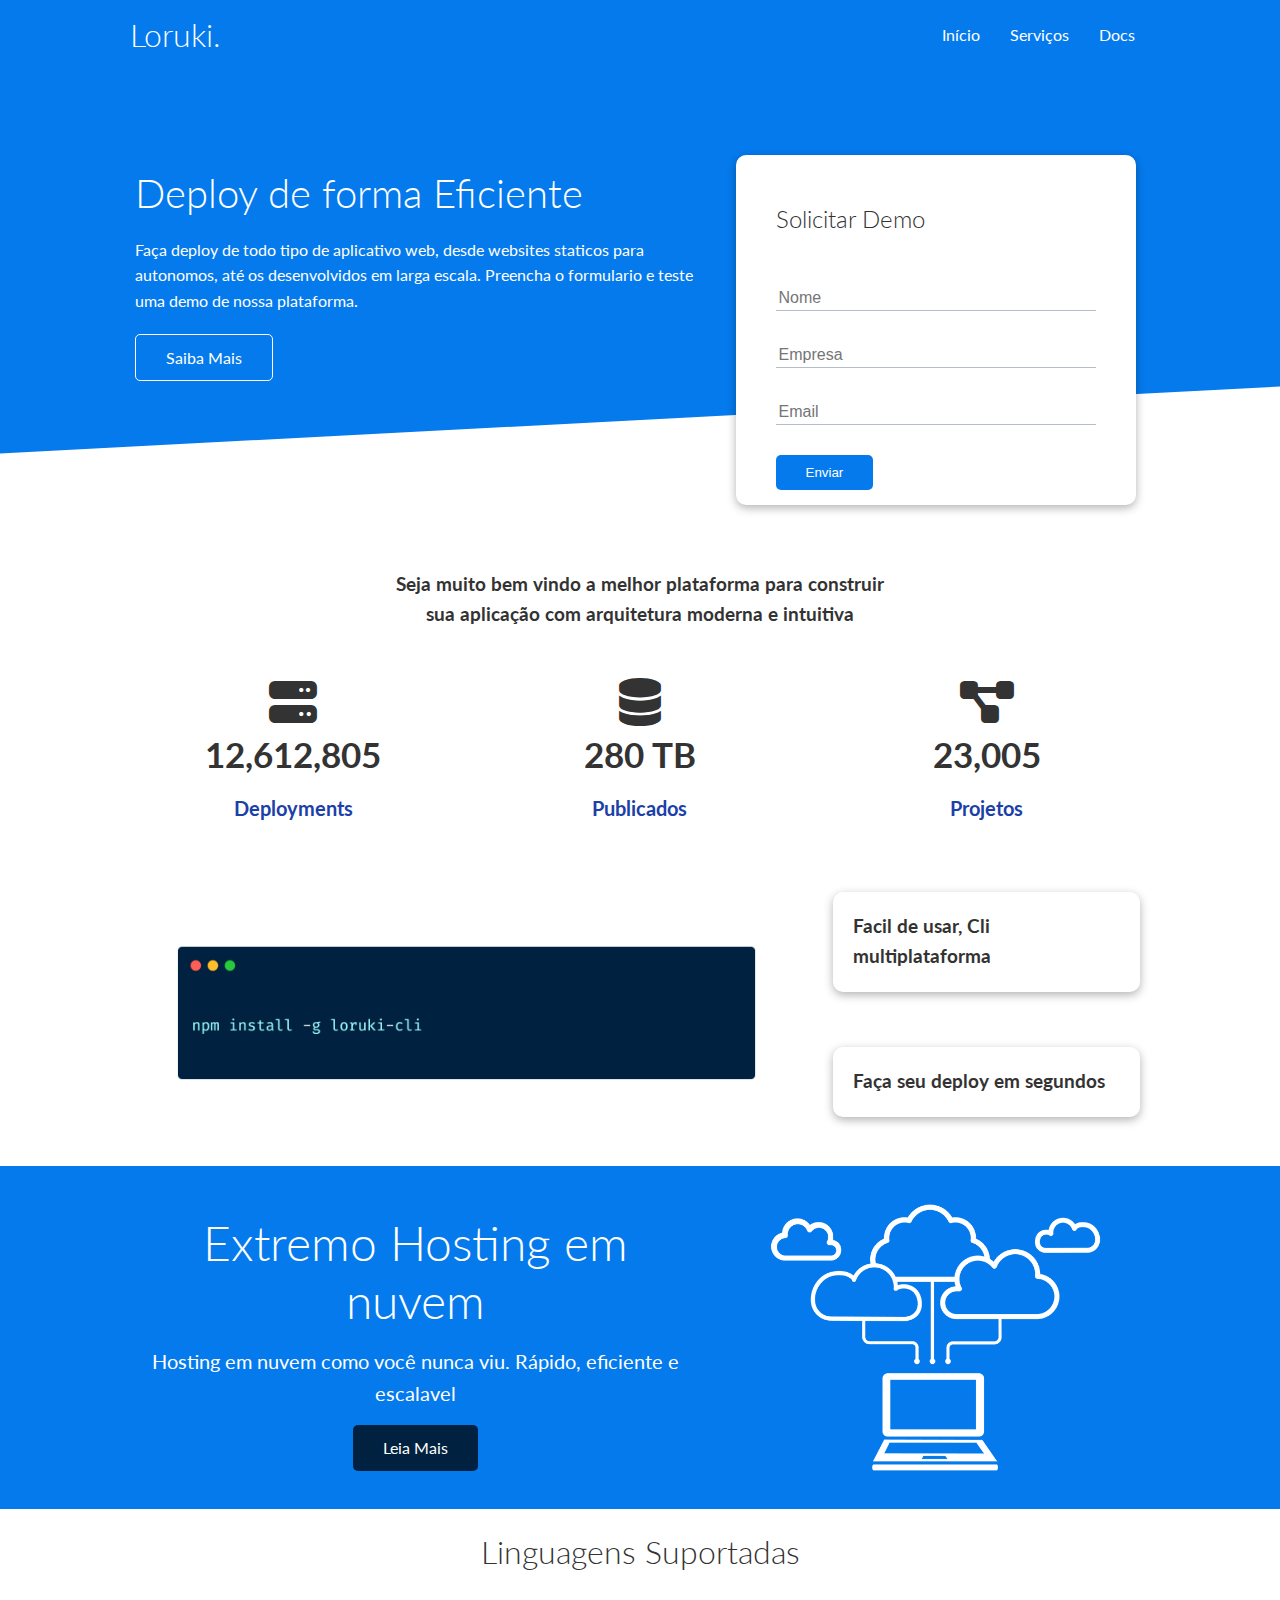
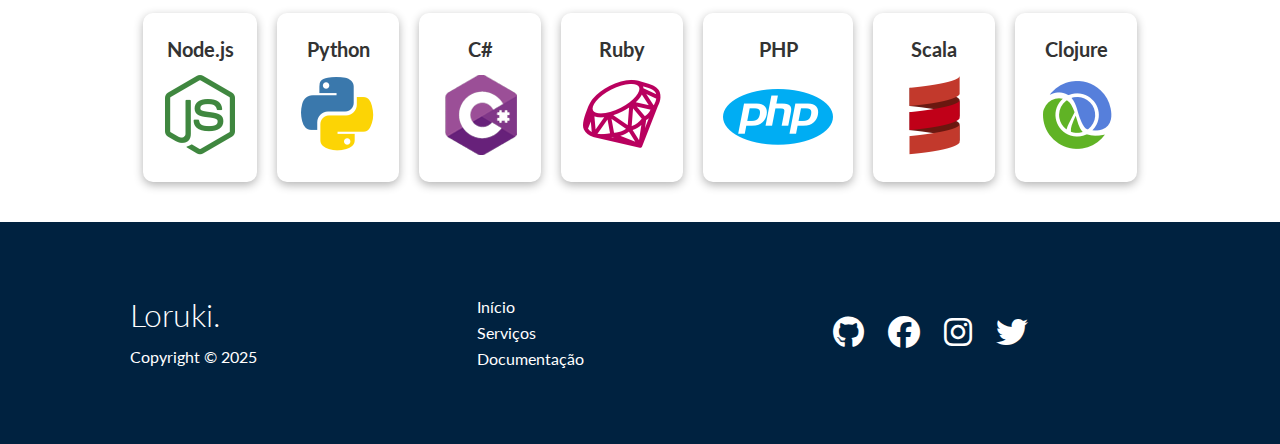
<file: index.html>
<!DOCTYPE html>
<html lang="en">
	<head>
		<meta charset="UTF-8" />
		<meta name="viewport" content="width=device-width, initial-scale=1.0" />
		<title>Loruki | Host em Nuvem para Todos</title>
		<link rel="stylesheet" href="./css/utilitarios.css" />
		<link rel="stylesheet" href="./css/style.css" />
		<link
			rel="stylesheet"
			href="https://cdnjs.cloudflare.com/ajax/libs/font-awesome/6.7.2/css/all.min.css"
			integrity="sha512-Evv84Mr4kqVGRNSgIGL/F/aIDqQb7xQ2vcrdIwxfjThSH8CSR7PBEakCr51Ck+w+/U6swU2Im1vVX0SVk9ABhg=="
			crossorigin="anonymous"
			referrerpolicy="no-referrer"
		/>
	</head>
	<body>
		<!--Navbar-->
		<div class="navbar">
			<div class="container flex">
				<h1 class="logo">Loruki.</h1>
				<nav>
					<ul>
						<li><a href="index.html">Início</a></li>
						<li><a href="servicos.html">Serviços</a></li>
						<li><a href="docs.html">Docs</a></li>
					</ul>
				</nav>
			</div>
		</div>
		<!--Showcase-->
		<section class="showcase">
			<div class="container grid">
				<div class="showcase-text">
					<h1>Deploy de forma Eficiente</h1>
					<p>
						Faça deploy de todo tipo de aplicativo web, desde
						websites staticos para autonomos, até os desenvolvidos
						em larga escala. Preencha o formulario e teste uma demo
						de nossa plataforma.
					</p>
					<a href="servico.html" class="btn btn-outline"
						>Saiba Mais</a
					>
				</div>
				<div class="showcase-form card">
					<h2>Solicitar Demo</h2>
					<form
						name="contact"
						method="POST"
						netlify-honeypot="bot-field"
						data-netlify="true"
					>
						<input type="hidden" name="form-name" value="contact" />
						<p class="hidden">
							<label
								>Don't fill this out if you're human:
								<input name="bot-field"
							/></label>
						</p>
						<div class="form-control">
							<input
								type="text"
								name="nome"
								placeholder="Nome"
								required
							/>
						</div>
						<div class="form-control">
							<input
								type="text"
								name="Empresa"
								placeholder="Empresa"
								required
							/>
						</div>
						<div class="form-control">
							<input
								type="email"
								name="email"
								placeholder="Email"
								required
							/>
						</div>
						<input
							type="submit"
							value="Enviar"
							class="btn btn-primary"
						/>
					</form>
				</div>
			</div>
		</section>
		<!-- Stats -->
		<section class="stats">
			<div class="container">
				<h3 class="stats-heading text-center my-1">
					Seja muito bem vindo a melhor plataforma para construir sua
					aplicação com arquitetura moderna e intuitiva
				</h3>
				<div class="grid grid-3 text-center my-4">
					<div>
						<i class="fas fa-server fa-3x"></i>
						<h3>12,612,805</h3>
						<p class="text-secondary">Deployments</p>
					</div>
					<div>
						<i class="fas fa-database fa-3x"></i>
						<h3>280 TB</h3>
						<p class="text-secondary">Publicados</p>
					</div>
					<div>
						<i class="fas fa-project-diagram fa-3x"></i>
						<h3>23,005</h3>
						<p class="text-secondary">Projetos</p>
					</div>
				</div>
			</div>
		</section>
		<!--CLI-->
		<section class="cli">
			<div class="container grid">
				<img src="images/cli.png" alt="" />
				<div class="card">
					<h3>Facil de usar, Cli multiplataforma</h3>
				</div>
				<div class="card">
					<h3>Faça seu deploy em segundos</h3>
				</div>
			</div>
		</section>
		<!--Cloud-->
		<section class="cloud bg-primary my-2 py-2">
			<div class="container grid">
				<div class="text-center">
					<h2 class="lg">Extremo Hosting em nuvem</h2>
					<p class="lead my-1">
						Hosting em nuvem como você nunca viu. Rápido, eficiente
						e escalavel
					</p>
					<a href="servico.html" class="btn btn-dark">Leia Mais</a>
				</div>
				<img src="images/cloud.png" alt="" />
			</div>
		</section>
		<!--Linguagens-->
		<section class="languages">
			<h2 class="md text-center my-2">Linguagens Suportadas</h2>
			<div class="container flex">
				<div class="card">
					<h4>Node.js</h4>
					<img src="images/logos/node.png" alt="" />
				</div>
				<div class="card">
					<h4>Python</h4>
					<img src="images/logos/python.png" alt="" />
				</div>
				<div class="card">
					<h4>C#</h4>
					<img src="images/logos/csharp.png" alt="" />
				</div>
				<div class="card">
					<h4>Ruby</h4>
					<img src="images/logos/ruby.png" alt="" />
				</div>
				<div class="card">
					<h4>PHP</h4>
					<img src="images/logos/php.png" alt="" />
				</div>
				<div class="card">
					<h4>Scala</h4>
					<img src="images/logos/scala.png" alt="" />
				</div>
				<div class="card">
					<h4>Clojure</h4>
					<img src="images/logos/clojure.png" alt="" />
				</div>
			</div>
		</section>
		<!--Footer-->
		<footer class="footer bg-dark py-5">
			<div class="container grid grid-3">
				<div>
					<h1>Loruki.</h1>
					<p>Copyright &copy; 2025</p>
				</div>
				<nav>
					<ul>
						<li><a href="index.html">Início</a></li>
						<li><a href="servicos.html">Serviços</a></li>
						<li><a href="docs.html">Documentação</a></li>
					</ul>
				</nav>
				<div class="social">
					<a href="#" class="fab fa-github fa-2x"></a>
					<a href="#" class="fab fa-facebook fa-2x"></a>
					<a href="#" class="fab fa-instagram fa-2x"></a>
					<a href="#" class="fab fa-twitter fa-2x"></a>
				</div>
			</div>
		</footer>
	</body>
</html>
</file>
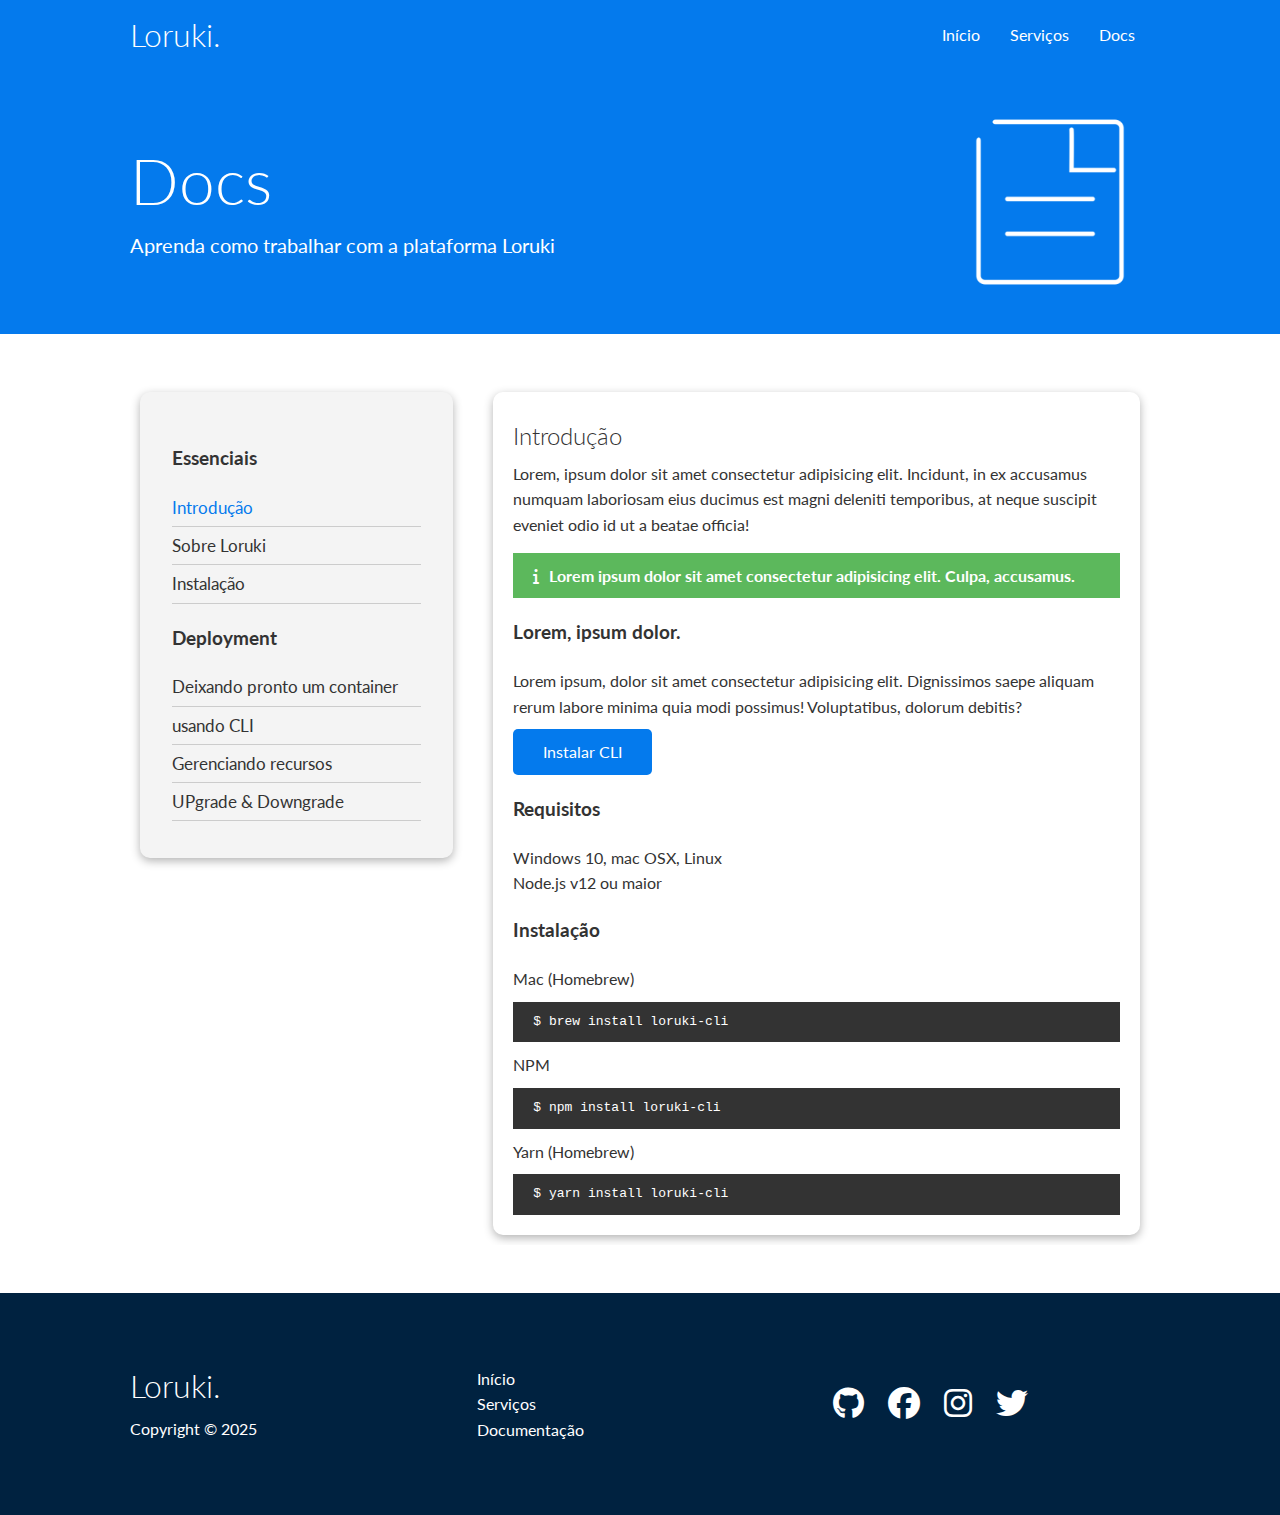
<file: docs.html>
<!DOCTYPE html>
<html lang="en">
	<head>
		<meta charset="UTF-8" />
		<meta name="viewport" content="width=device-width, initial-scale=1.0" />
		<title>Loruki | Host em Nuvem para Todos</title>
		<link rel="stylesheet" href="./css/utilitarios.css" />
		<link rel="stylesheet" href="./css/style.css" />
		<link
			rel="stylesheet"
			href="https://cdnjs.cloudflare.com/ajax/libs/font-awesome/6.7.2/css/all.min.css"
			integrity="sha512-Evv84Mr4kqVGRNSgIGL/F/aIDqQb7xQ2vcrdIwxfjThSH8CSR7PBEakCr51Ck+w+/U6swU2Im1vVX0SVk9ABhg=="
			crossorigin="anonymous"
			referrerpolicy="no-referrer"
		/>
	</head>
	<body>
		<!--Navbar-->
		<div class="navbar">
			<div class="container flex">
				<h1 class="logo">Loruki.</h1>
				<nav>
					<ul>
						<li><a href="index.html">Início</a></li>
						<li><a href="servicos.html">Serviços</a></li>
						<li><a href="docs.html">Docs</a></li>
					</ul>
				</nav>
			</div>
		</div>
		<!--Docs-Head-->
		<section class="docs-head bg-primary py-3">
			<div class="container grid">
				<div>
					<h1 class="xl">Docs</h1>
					<p class="lead">
						Aprenda como trabalhar com a plataforma Loruki
					</p>
				</div>
				<img src="images/docs.png" alt="" />
			</div>
		</section>

		<!-- Docs Main-->
		<section class="docs-main my-4">
			<div class="container grid">
				<div class="card bg-light p-3">
					<h3 class="my-2">Essenciais</h3>
					<nav>
						<ul>
							<li>
								<a href="#" class="text-primary">Introdução</a>
							</li>
							<li><a href="#">Sobre Loruki</a></li>
							<li><a href="#">Instalação</a></li>
						</ul>
					</nav>
					<h3 class="my-2">Deployment</h3>
					<nav>
						<ul>
							<li>
								<a href="#">Deixando pronto um container</a>
							</li>
							<li><a href="#">usando CLI</a></li>
							<li><a href="#">Gerenciando recursos</a></li>
							<li><a href="#">UPgrade & Downgrade</a></li>
						</ul>
					</nav>
				</div>
				<div class="card">
					<h2>Introdução</h2>
					<p>
						Lorem, ipsum dolor sit amet consectetur adipisicing
						elit. Incidunt, in ex accusamus numquam laboriosam eius
						ducimus est magni deleniti temporibus, at neque suscipit
						eveniet odio id ut a beatae officia!
					</p>
					<div class="alert alert-success">
						<i class="fas fa-info"></i>Lorem ipsum dolor sit amet
						consectetur adipisicing elit. Culpa, accusamus.
					</div>
					<h3>Lorem, ipsum dolor.</h3>
					<p>
						Lorem ipsum, dolor sit amet consectetur adipisicing
						elit. Dignissimos saepe aliquam rerum labore minima quia
						modi possimus! Voluptatibus, dolorum debitis?
					</p>
					<a href="#" class="btn btn-primary">Instalar CLI</a>
					<h3>Requisitos</h3>
					<ul>
						<li>Windows 10, mac OSX, Linux</li>
						<li>Node.js v12 ou maior</li>
					</ul>
					<h3>Instalação</h3>
					<p>Mac (Homebrew)</p>
					<pre><code>$ brew install loruki-cli</code></pre>
					<p>NPM</p>
					<pre><code>$ npm install loruki-cli</code></pre>
					<p>Yarn (Homebrew)</p>
					<pre><code>$ yarn install loruki-cli</code></pre>
				</div>
			</div>
		</section>

		<!--Footer-->
		<footer class="footer bg-dark py-5">
			<div class="container grid grid-3">
				<div>
					<h1>Loruki.</h1>
					<p>Copyright &copy; 2025</p>
				</div>
				<nav>
					<ul>
						<li><a href="index.html">Início</a></li>
						<li><a href="servicos.html">Serviços</a></li>
						<li><a href="docs.html">Documentação</a></li>
					</ul>
				</nav>
				<div class="social">
					<a href="#" class="fab fa-github fa-2x"></a>
					<a href="#" class="fab fa-facebook fa-2x"></a>
					<a href="#" class="fab fa-instagram fa-2x"></a>
					<a href="#" class="fab fa-twitter fa-2x"></a>
				</div>
			</div>
		</footer>
	</body>
</html>
</file>
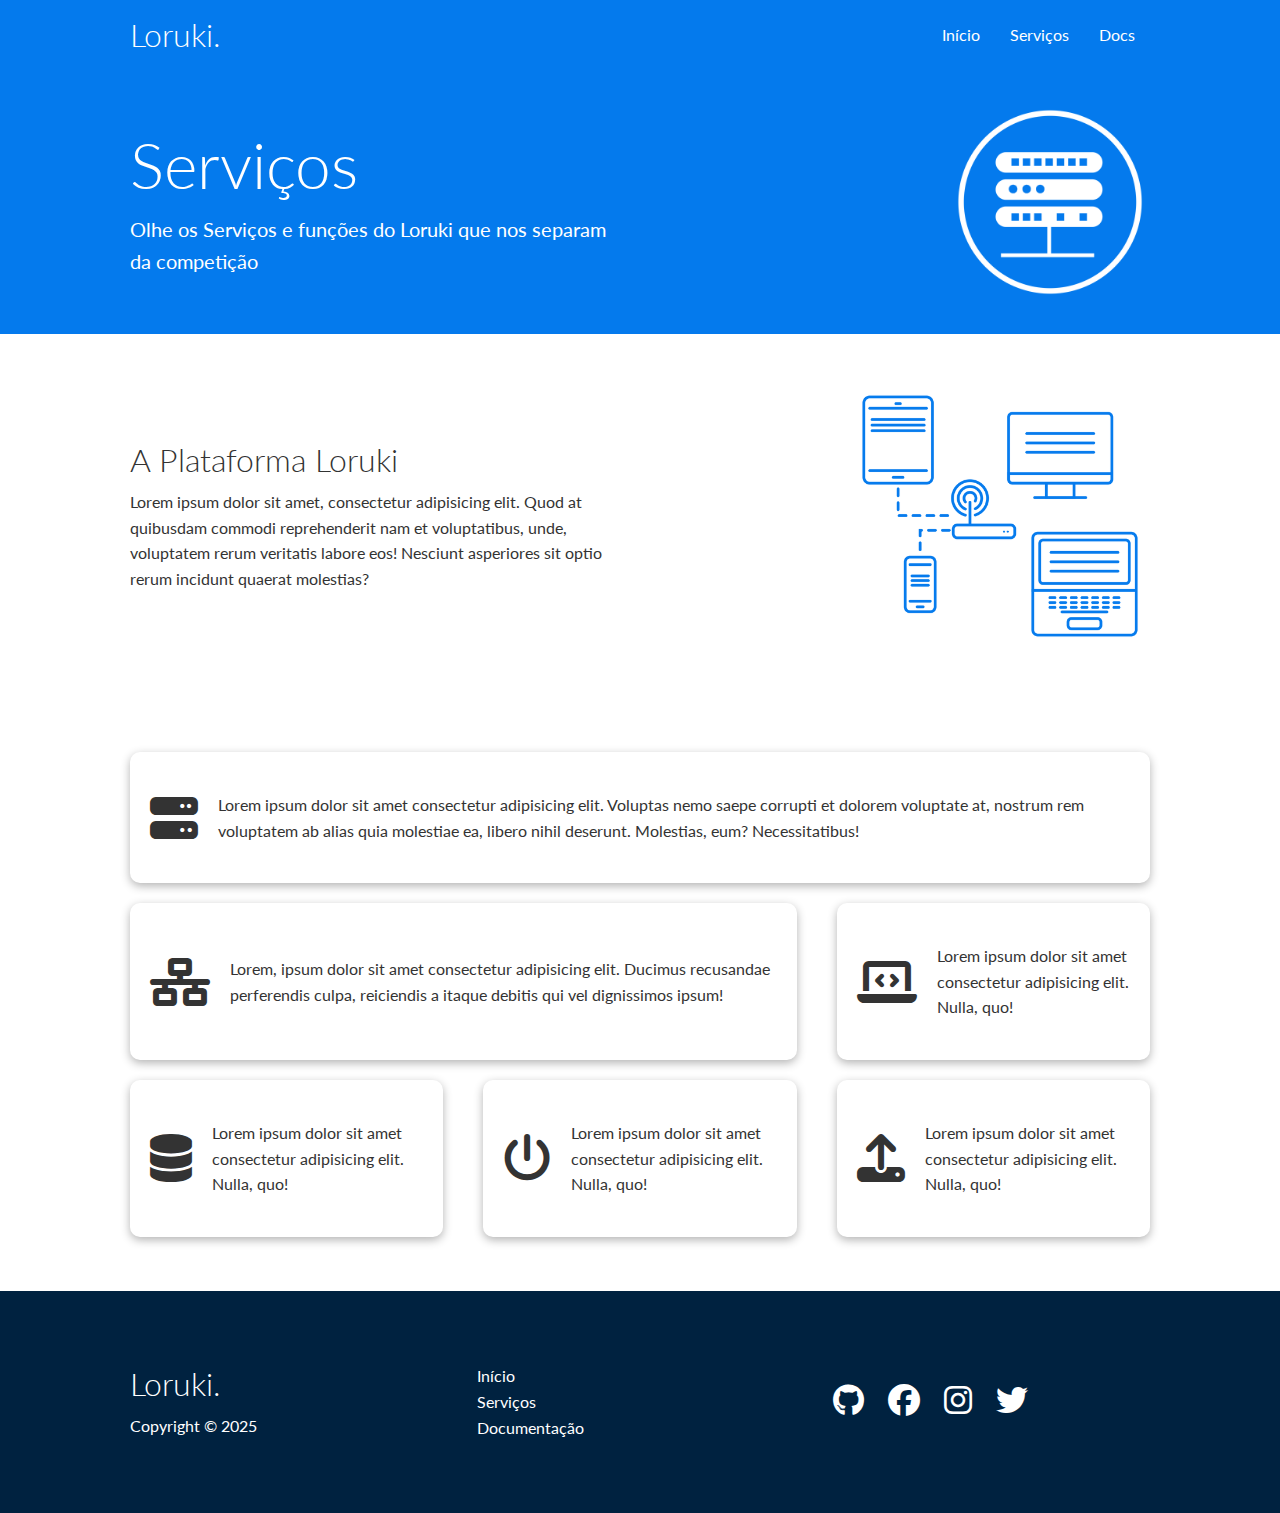
<file: servicos.html>
<!DOCTYPE html>
<html lang="en">
	<head>
		<meta charset="UTF-8" />
		<meta name="viewport" content="width=device-width, initial-scale=1.0" />
		<title>Loruki | Host em Nuvem para Todos</title>
		<link rel="stylesheet" href="./css/utilitarios.css" />
		<link rel="stylesheet" href="./css/style.css" />
		<link
			rel="stylesheet"
			href="https://cdnjs.cloudflare.com/ajax/libs/font-awesome/6.7.2/css/all.min.css"
			integrity="sha512-Evv84Mr4kqVGRNSgIGL/F/aIDqQb7xQ2vcrdIwxfjThSH8CSR7PBEakCr51Ck+w+/U6swU2Im1vVX0SVk9ABhg=="
			crossorigin="anonymous"
			referrerpolicy="no-referrer"
		/>
	</head>
	<body>
		<!--Navbar-->
		<div class="navbar">
			<div class="container flex">
				<h1 class="logo">Loruki.</h1>
				<nav>
					<ul>
						<li><a href="index.html">Início</a></li>
						<li><a href="servicos.html">Serviços</a></li>
						<li><a href="docs.html">Docs</a></li>
					</ul>
				</nav>
			</div>
		</div>

		<!--Head-->
		<section class="features-head bg-primary py-3">
			<div class="container grid">
				<div>
					<h1 class="xl">Serviços</h1>
					<p class="lead">
						Olhe os Serviços e funções do Loruki que nos separam da
						competição
					</p>
				</div>
				<img src="images/server.png" alt="" />
			</div>
		</section>

		<!--Sub-head-->
		<section class="features-sub-head bg-ligth py-3">
			<div class="container grid">
				<div>
					<h1 class="md">A Plataforma Loruki</h1>
					<p>
						Lorem ipsum dolor sit amet, consectetur adipisicing
						elit. Quod at quibusdam commodi reprehenderit nam et
						voluptatibus, unde, voluptatem rerum veritatis labore
						eos! Nesciunt asperiores sit optio rerum incidunt
						quaerat molestias?
					</p>
				</div>
				<img src="images/server2.png" alt="" />
			</div>
		</section>

		<!--Features-main-->
		<section class="features-main my-2">
			<div class="container grid grid-3">
				<div class="card flex">
					<i class="fas fa-server fa-3x"></i>
					<p>
						Lorem ipsum dolor sit amet consectetur adipisicing elit.
						Voluptas nemo saepe corrupti et dolorem voluptate at,
						nostrum rem voluptatem ab alias quia molestiae ea,
						libero nihil deserunt. Molestias, eum? Necessitatibus!
					</p>
				</div>
				<div class="card flex">
					<i class="fas fa-network-wired fa-3x"></i>
					<p>
						Lorem, ipsum dolor sit amet consectetur adipisicing
						elit. Ducimus recusandae perferendis culpa, reiciendis a
						itaque debitis qui vel dignissimos ipsum!
					</p>
				</div>
				<div class="card flex">
					<i class="fas fa-laptop-code fa-3x"></i>
					<p>
						Lorem ipsum dolor sit amet consectetur adipisicing elit.
						Nulla, quo!
					</p>
				</div>
				<div class="card flex">
					<i class="fas fa-database fa-3x"></i>
					<p>
						Lorem ipsum dolor sit amet consectetur adipisicing elit.
						Nulla, quo!
					</p>
				</div>
				<div class="card flex">
					<i class="fas fa-power-off fa-3x"></i>
					<p>
						Lorem ipsum dolor sit amet consectetur adipisicing elit.
						Nulla, quo!
					</p>
				</div>
				<div class="card flex">
					<i class="fas fa-upload fa-3x"></i>
					<p>
						Lorem ipsum dolor sit amet consectetur adipisicing elit.
						Nulla, quo!
					</p>
				</div>
			</div>
		</section>

		<!--Footer-->
		<footer class="footer bg-dark py-5">
			<div class="container grid grid-3">
				<div>
					<h1>Loruki.</h1>
					<p>Copyright &copy; 2025</p>
				</div>
				<nav>
					<ul>
						<li><a href="index.html">Início</a></li>
						<li><a href="servico.html">Serviços</a></li>
						<li><a href="docs.html">Documentação</a></li>
					</ul>
				</nav>
				<div class="social">
					<a href="#" class="fab fa-github fa-2x"></a>
					<a href="#" class="fab fa-facebook fa-2x"></a>
					<a href="#" class="fab fa-instagram fa-2x"></a>
					<a href="#" class="fab fa-twitter fa-2x"></a>
				</div>
			</div>
		</footer>
	</body>
</html>
</file>
<file: css/utilitarios.css>
.container {
	max-width: 1100px;
	margin: 0 auto;
	overflow: auto;
	padding: 0 40px;
}
.card {
	background-color: #fff;
	color: #333;
	border-radius: 10px;
	padding: 20px;
	margin: 10px;
	box-shadow: 0 3px 10px rgba(0, 0, 0, 0.3);
}
.btn {
	display: inline-block;
	padding: 10px 30px;
	cursor: pointer;
	background: var(--primary-color);
	border: none;
	border-radius: 5px;
	color: #fff;
	transition: 0.1s;
}
.btn:hover {
	transform: scale(0.98);
}
.btn-outline {
	background-color: transparent;
	border: 1px solid #fff;
}
.text-center {
	text-align: center;
}

.flex {
	display: flex;
	justify-content: center;
	align-items: center;
	height: 100%;
}
.grid {
	display: grid;
	grid-template-columns: 1fr 1fr;
	align-items: center;
	justify-content: center;
	height: 100%;
	gap: 20px;
}
.grid-3 {
	grid-template-columns: 1fr 1fr 1fr;
}

/* Margin */
.my-1 {
	margin: 1rem 0;
}
.my-2 {
	margin: 1.5rem 0;
}
.my-3 {
	margin: 2rem 0;
}
.my-4 {
	margin: 3rem 0;
}
.my-5 {
	margin: 4rem 0;
}
.m-1 {
	margin: 1rem;
}
.m-2 {
	margin: 1.5rem;
}
.m-3 {
	margin: 2rem;
}
.m-4 {
	margin: 3rem;
}
.m-5 {
	margin: 4rem;
}

/* Padding */
.py-1 {
	padding: 1rem 0;
}
.py-2 {
	padding: 1.5rem 0;
}
.py-3 {
	padding: 2rem 0;
}
.py-4 {
	padding: 3rem 0;
}
.py-5 {
	padding: 4rem 0;
}
.p-1 {
	padding: 1rem;
}
.p-2 {
	padding: 1.5rem;
}
.p-3 {
	padding: 2rem;
}
.p-4 {
	padding: 3rem;
}
.p-5 {
	padding: 4rem;
}

/* Backgrounds e cores */
.bg-primary,
.btn-primary {
	background-color: var(--primary-color);
	color: #fff;
}

.bg-secondary,
.btn-secondary {
	background-color: var(--secondary-color);
	color: #fff;
}
.bg-dark,
.btn-dark {
	background-color: var(--dark-color);
	color: #fff;
}
.bg-light,
.btn-light {
	background-color: var(--light-color);
	color: #333;
}
.bg-primary a,
.btn-primary a,
.bg-secondary a,
.btn-secondary a,
.bg-dark a,
.btn-dark a {
	color: #fff;
}
/* Text Colors */
.text-primary {
	color: var(--primary-color);
}

.text-secondary {
	color: var(--secondary-color);
}
.text-dark {
	color: var(--dark-color);
}
.text-light {
	color: var(--light-color);
}

/* Text Sizes */
.lead {
	font-size: 20px;
}
.sm {
	font-size: 1rem;
}
.md {
	font-size: 2rem;
}
.lg {
	font-size: 3rem;
}
.xl {
	font-size: 4rem;
}

/* Alert */
.alert {
	background-color: var(--light-color);
	padding: 10px 20px;
	font-weight: bold;
	margin: 15px 0;
}
.alert i {
	margin-right: 10px;
}
.alert-success {
	background-color: var(--success-color);
	color: #fff;
}
.alert-error {
	background-color: var(--error-color);
	color: #fff;
}
</file>
<file: css/style.css>
@import url('https://fonts.googleapis.com/css2?family=Lato:ital,wght@0,100;0,300;0,400;0,700;0,900;1,100;1,300;1,400;1,700;1,900&display=swap');

:root {
	--primary-color: #047aed;
	--secondary-color: #1c3fa8;
	--dark-color: #002240;
	--light-color: #f4f4f4;
	--success-color: #5cb85c;
	--error-color: #d9534f;
}

* {
	box-sizing: border-box;
	margin: 0;
	padding: 0;
}
body {
	font-family: 'Lato', sans-serif;
	color: #333;
	line-height: 1.6;
}
ul {
	list-style-type: none;
}
a {
	text-decoration: none;
	color: #333;
}
h1,
h2 {
	font-weight: 300;
	line-height: 1.2;
	margin: 10px 0;
}
p {
	margin: 10px 0;
}
img {
	width: 100%;
}
code,
pre {
	background: #333;
	color: #fff;
	padding: 10px;
}
.hidden {
	visibility: hidden;
	height: 0;
}
/* Navegação */
.navbar {
	background-color: var(--primary-color);
	color: #fff;
	height: 70px;
}
.navbar ul {
	display: flex;
}
.navbar a {
	color: #fff;
	padding: 10px;
	margin: 0 5px;
}
.navbar ul a:hover {
	border-bottom: 2px solid #fff;
}
.navbar .flex {
	justify-content: space-between;
}

/* Showcase */

.showcase {
	height: 400px;
	background-color: var(--primary-color);
	color: #fff;
	position: relative;
}
.showcase h1 {
	font-size: 40px;
}
.showcase p {
	margin: 20px 0;
}
.showcase .grid {
	grid-template-columns: 55% auto;
	gap: 30px;
	overflow: visible;
}
.showcase-form {
	position: relative;
	top: 60px;
	height: 350px;
	width: 400px;
	padding: 40px;
	z-index: 100;
	justify-self: flex-end;
	animation: slideInFromRight 1s ease-in;
}
.showcase-text {
	animation: slideInFromLeft 1s ease-in;
}
.showcase-form .form-control {
	margin: 30px 0;
}
.showcase-form input[type='text'],
.showcase-form input[type='email'] {
	border: 0;
	border-bottom: 1px solid #b4becb;
	width: 100%;
	padding: 3px;
	font-size: 16px;
}
.showcase-form input:focus {
	outline: none;
}
.showcase::before,
showcase::after {
	content: '';
	position: absolute;
	height: 120px;
	bottom: -70px;
	right: 0;
	left: 0;
	background: #fff;
	transform: skewY(-3deg);
	-webkit-transform: skewY(-3deg);
	-moz-transform: skewY(-3deg);
	-ms-transform: skewY(-3deg);
}
/* Stats */
.stats {
	padding-top: 100px;
	animation: slideInFromBottom 1s ease-in;
}
.stats-heading {
	max-width: 500px;
	margin: auto;
}

.stats .grid h3 {
	font-size: 35px;
}
.stats .grid p {
	font-size: 20px;
	font-weight: bold;
}

/* CLI */
.cli .grid {
	grid-template-columns: repeat(3, 1fr);
	grid-template-rows: repeat(2, 1fr);
}
.cli .grid img {
	grid-column: 1/3;
	grid-row: 1/3;
}

/* Cloud */
.cloud .grid {
	grid-template-columns: 4fr 3fr;
}

/* Languages */

.languages .flex {
	flex-wrap: wrap;
}
.languages .card {
	text-align: center;
	margin: 18px 10px 40px;
	transition: transform 0.2s ease-in;
}
.languages .card h4 {
	font-size: 20px;
	margin-bottom: 10px;
}
.languages .card:hover {
	transform: translateY(-15px);
}
/* Serviços */
.features-head img,
.docs-head img {
	width: 200px;
	justify-self: flex-end;
}
.features-sub-head img {
	width: 300px;
	justify-self: flex-end;
}

.features-main .card > i {
	margin-right: 20px;
}
.features-main .grid {
	padding: 30px;
}
.features-main .card:nth-child(1) {
	grid-column: 1 / span 3;
}
.features-main .card:nth-child(2) {
	grid-column: 1 / span 2;
}

/* Docs */
.docs-main h3 {
	margin: 20px 0;
}

.docs-main .grid {
	grid-template-columns: 1fr 2fr;
	align-items: flex-start;
}
.docs-main nav li {
	font-size: 17px;
	padding-bottom: 5px;
	margin-bottom: 5px;
	border-bottom: 1px solid #ccc;
}
.docs-main a:hover {
	font-weight: bold;
}

/* Footer */
.footer .social a {
	margin: 0 10px;
}

/* Animations */

@keyframes slideInFromLeft {
	0% {
		transform: translateX(-100%);
	}
	100% {
		transform: translateX(0);
	}
}
@keyframes slideInFromRight {
	0% {
		transform: translateX(100%);
	}
	100% {
		transform: translateX(0);
	}
}
@keyframes slideInFromTop {
	0% {
		transform: translateY(-100%);
	}
	100% {
		transform: translateY(0);
	}
}
@keyframes slideInFromBottom {
	0% {
		transform: translateY(100%);
	}
	100% {
		transform: translateY(0);
	}
}

/* Media Queries */
/* Tablets */

@media (max-width: 768px) {
	.grid,
	.showcase .grid,
	.stats .grid,
	.cli .grid,
	.cloud .grid,
	.features-main .grid,
	.docs-main .grid {
		grid-template-columns: 1fr;
		grid-template-rows: 1fr;
	}
	.showcase {
		height: auto;
	}
	.showcase-text {
		text-align: center;
		margin-top: 40px;
		animation: slideInFromTop 1s ease-in;
	}
	.showcase-form {
		justify-self: center;
		margin: auto;
		animation: slideInFromBottom 1s ease-in;
	}
	.cli .grid img {
		grid-column: 1;
		grid-row: 1;
	}
	.features-head,
	.features-sub-head,
	.docs-head {
		text-align: center;
	}
	.features-head img,
	.features-sub-head img,
	.docs-head img {
		justify-self: center;
	}
	.features-main .grid:nth-child(1),
	.features-main .grid:nth-child(2) {
		grid-column: 1;
	}
}

/* Mobile */
@media (max-width: 500px) {
	.navbar {
		height: 110px;
	}
	.navbar .flex {
		flex-direction: column;
	}
	.navbar ul {
		background-color: rgba(0, 0, 0, 0.1);
		padding: 10px;
	}
}
</file>
